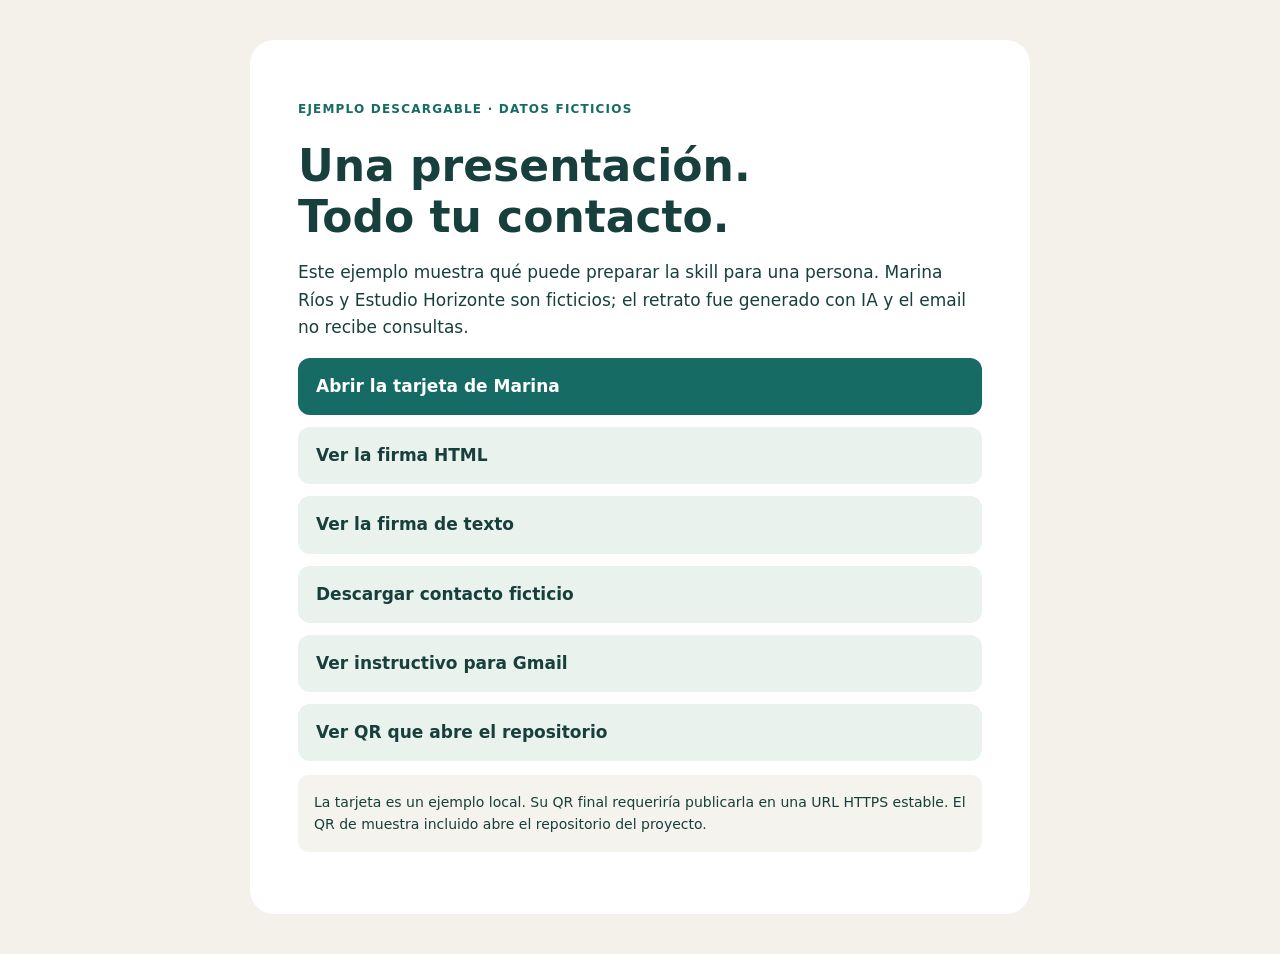
<file: examples/demo/index.html>
<!doctype html>
<html lang="es"><head><meta charset="utf-8"><meta name="viewport" content="width=device-width,initial-scale=1"><title>Explorar el kit · Ejemplo ficticio</title><link rel="stylesheet" href="style.css"></head>
<body><main class="wrap"><div class="card"><p class="eyebrow">Ejemplo descargable · datos ficticios</p><h1>Una presentación.<br>Todo tu contacto.</h1><p>Este ejemplo muestra qué puede preparar la skill para una persona. Marina Ríos y Estudio Horizonte son ficticios; el retrato fue generado con IA y el email no recibe consultas.</p><a class="button primary" href="tarjeta.html">Abrir la tarjeta de Marina</a><a class="button" href="firma-email.html">Ver la firma HTML</a><a class="button" href="firma-email.txt">Ver la firma de texto</a><a class="button" href="contacto.vcf" download>Descargar contacto ficticio</a><a class="button" href="Instalar-firma-Gmail.html">Ver instructivo para Gmail</a><a class="button" href="../../docs/images/qr-del-repositorio.png">Ver QR que abre el repositorio</a><p class="note">La tarjeta es un ejemplo local. Su QR final requeriría publicarla en una URL HTTPS estable. El QR de muestra incluido abre el repositorio del proyecto.</p></div></main></body></html>
</file>
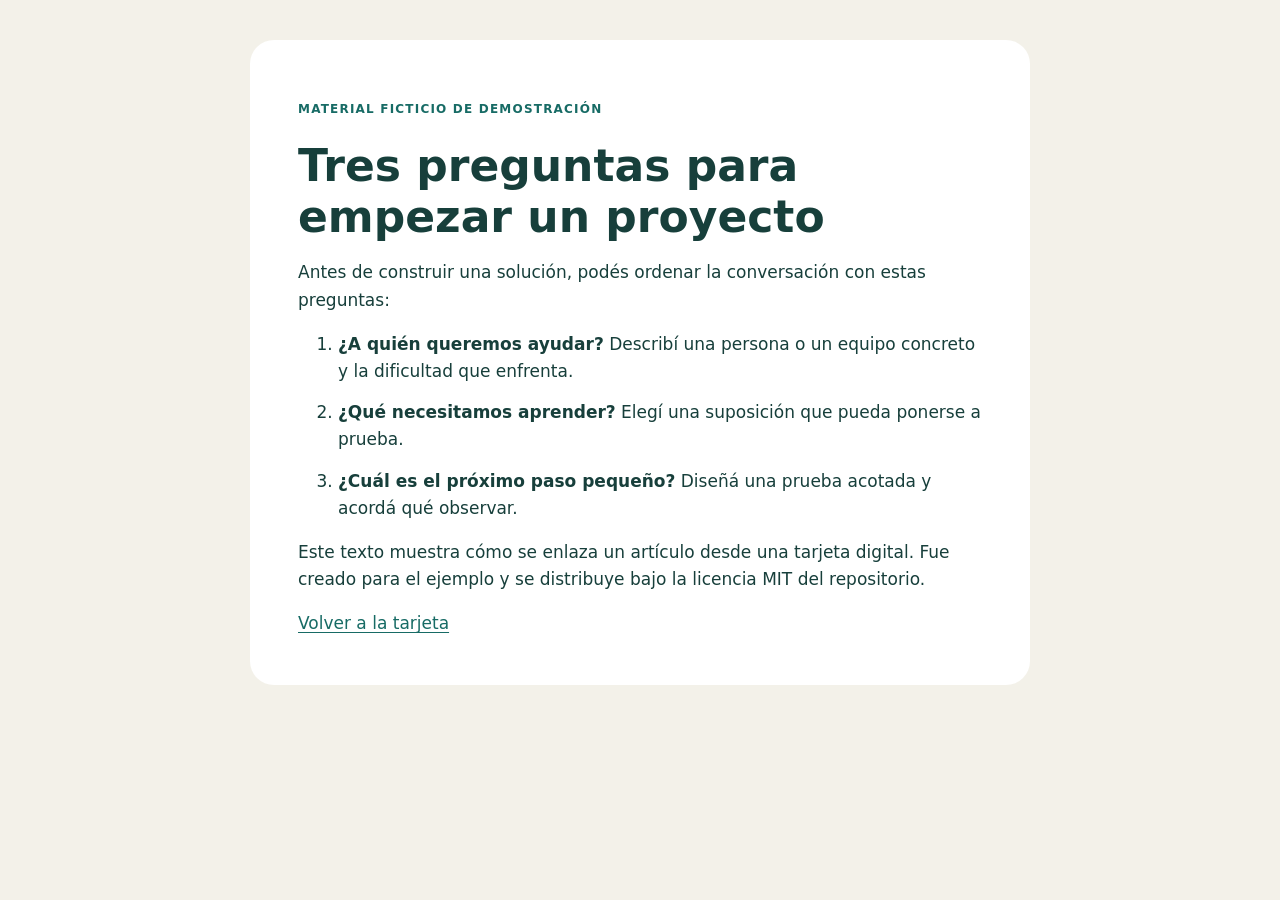
<file: examples/demo/articulo.html>
<!doctype html>
<html lang="es"><head><meta charset="utf-8"><meta name="viewport" content="width=device-width,initial-scale=1"><title>Tres preguntas para empezar · Artículo de muestra</title><link rel="stylesheet" href="style.css"></head>
<body><main class="wrap"><article class="card"><p class="eyebrow">Material ficticio de demostración</p><h1>Tres preguntas para empezar un proyecto</h1><p>Antes de construir una solución, podés ordenar la conversación con estas preguntas:</p><ol><li><strong>¿A quién queremos ayudar?</strong> Describí una persona o un equipo concreto y la dificultad que enfrenta.</li><li><strong>¿Qué necesitamos aprender?</strong> Elegí una suposición que pueda ponerse a prueba.</li><li><strong>¿Cuál es el próximo paso pequeño?</strong> Diseñá una prueba acotada y acordá qué observar.</li></ol><p>Este texto muestra cómo se enlaza un artículo desde una tarjeta digital. Fue creado para el ejemplo y se distribuye bajo la licencia MIT del repositorio.</p><a href="tarjeta.html">Volver a la tarjeta</a></article></main></body></html>
</file>
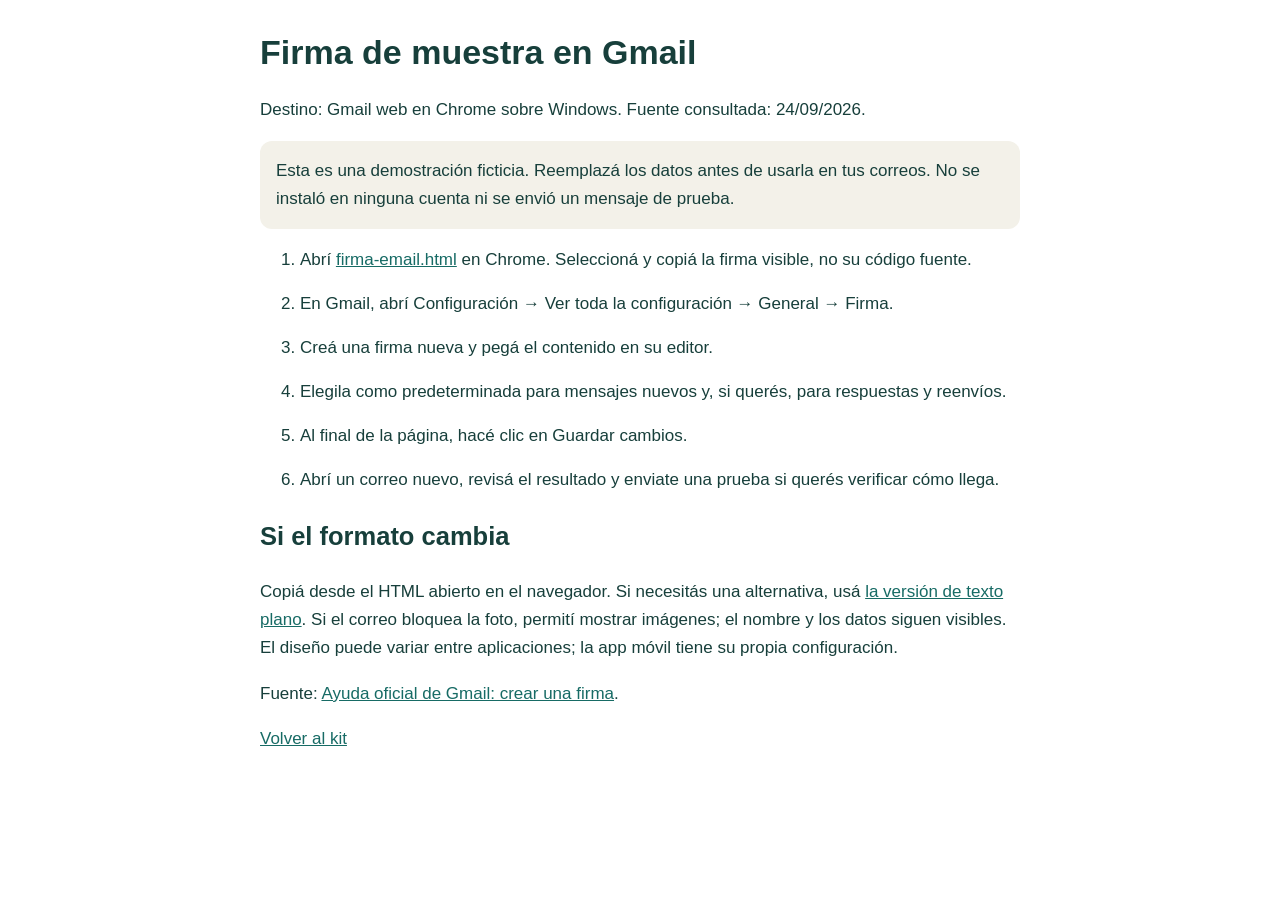
<file: examples/demo/Instalar-firma-Gmail.html>
<!doctype html>
<html lang="es"><head><meta charset="utf-8"><meta name="viewport" content="width=device-width,initial-scale=1"><title>Instalar la firma de muestra · Gmail</title><style>body{max-width:760px;margin:32px auto;padding:0 20px;color:#173f3b;font:17px/1.65 Arial,sans-serif}h1{line-height:1.2}a{color:#176b65}li{margin:16px 0}.note{padding:16px;background:#f3f1e9;border-radius:12px}</style></head>
<body><main><h1>Firma de muestra en Gmail</h1><p>Destino: Gmail web en Chrome sobre Windows. Fuente consultada: 24/09/2026.</p><p class="note">Esta es una demostración ficticia. Reemplazá los datos antes de usarla en tus correos. No se instaló en ninguna cuenta ni se envió un mensaje de prueba.</p><ol><li>Abrí <a href="firma-email.html">firma-email.html</a> en Chrome. Seleccioná y copiá la firma visible, no su código fuente.</li><li>En Gmail, abrí Configuración → Ver toda la configuración → General → Firma.</li><li>Creá una firma nueva y pegá el contenido en su editor.</li><li>Elegila como predeterminada para mensajes nuevos y, si querés, para respuestas y reenvíos.</li><li>Al final de la página, hacé clic en Guardar cambios.</li><li>Abrí un correo nuevo, revisá el resultado y enviate una prueba si querés verificar cómo llega.</li></ol><h2>Si el formato cambia</h2><p>Copiá desde el HTML abierto en el navegador. Si necesitás una alternativa, usá <a href="firma-email.txt">la versión de texto plano</a>. Si el correo bloquea la foto, permití mostrar imágenes; el nombre y los datos siguen visibles. El diseño puede variar entre aplicaciones; la app móvil tiene su propia configuración.</p><p>Fuente: <a href="https://support.google.com/mail/answer/8395?hl=es-419">Ayuda oficial de Gmail: crear una firma</a>.</p><p><a href="index.html">Volver al kit</a></p></main></body></html>
</file>
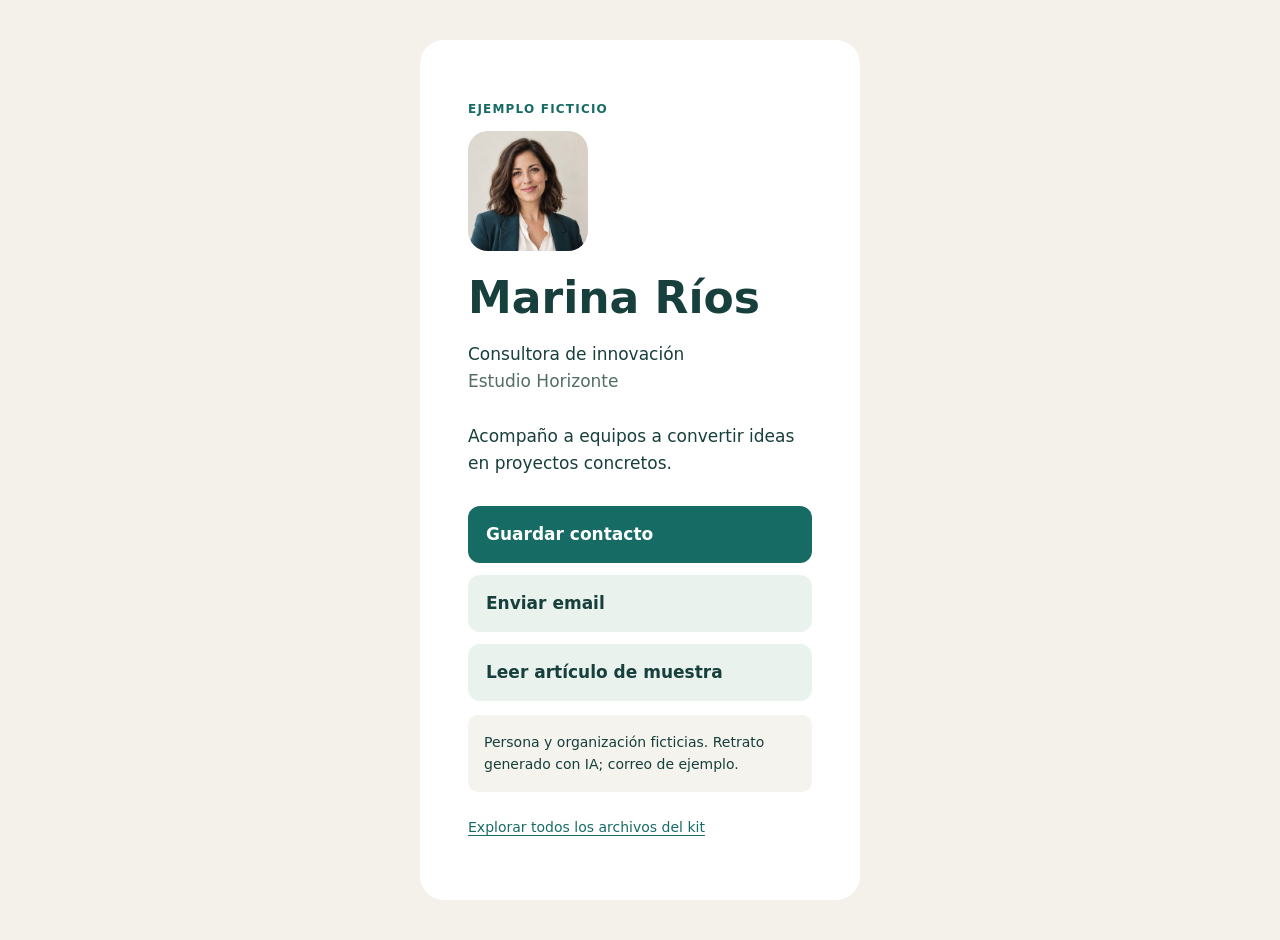
<file: examples/demo/tarjeta.html>
<!doctype html>
<html lang="es"><head><meta charset="utf-8"><meta name="viewport" content="width=device-width,initial-scale=1"><title>Marina Ríos · Tarjeta de ejemplo</title><meta name="description" content="Ejemplo ficticio de tarjeta digital para una consultora de innovación."><link rel="stylesheet" href="style.css"></head>
<body><main class="wrap mobile"><article class="card"><p class="eyebrow">Ejemplo ficticio</p><img class="portrait" src="marina-rios-ia.jpg" width="120" height="120" alt="Retrato generado con IA de Marina Ríos, persona ficticia"><h1>Marina Ríos</h1><p class="role">Consultora de innovación</p><p class="organization">Estudio Horizonte</p><p class="bio">Acompaño a equipos a convertir ideas en proyectos concretos.</p><a class="button primary" href="contacto.vcf" download>Guardar contacto</a><a class="button" href="mailto:marina@example.org">Enviar email</a><a class="button" href="articulo.html">Leer artículo de muestra</a><p class="note">Persona y organización ficticias. Retrato generado con IA; correo de ejemplo.</p><p class="footer"><a href="index.html">Explorar todos los archivos del kit</a></p></article></main></body></html>
</file>
<file: examples/demo/style.css>
:root { color-scheme: light; --ink:#173f3b; --green:#176b65; --muted:#526d64; --paper:#f3f1e9; }
* { box-sizing:border-box; }
body { margin:0; color:var(--ink); background:var(--paper); font:17px/1.6 system-ui,Arial,sans-serif; }
.wrap { max-width:820px; margin:40px auto; padding:0 20px; }
.card { padding:clamp(24px,6vw,48px); border-radius:24px; background:white; }
.mobile { max-width:480px; }
.mark { width:64px; height:64px; display:grid; place-items:center; border-radius:18px; background:var(--green); color:white; font-size:25px; font-weight:700; }
.eyebrow { color:var(--green); font-size:12px; font-weight:750; letter-spacing:.1em; text-transform:uppercase; }
h1 { font-size:clamp(30px,7vw,44px); line-height:1.15; margin:22px 0 12px; }
h2 { font-size:23px; margin-top:32px; }
.role { margin-bottom:0; }
.organization { margin-top:0; color:var(--muted); }
.bio { margin:28px 0; }
a { color:var(--green); text-underline-offset:3px; }
.button { display:block; background:#eaf2ed; color:var(--ink); border-radius:12px; padding:15px 18px; margin:12px 0; font-weight:700; text-decoration:none; min-height:52px; }
.button.primary { background:var(--green); color:white; }
a:focus-visible { outline:3px solid #a36605; outline-offset:4px; }
.note { padding:16px; background:#f4f3ed; border-radius:10px; font-size:14px; }
.footer { margin-top:24px; font-size:14px; }
li { margin:14px 0; }
code { overflow-wrap:anywhere; }
@media (max-width:500px) { .wrap { margin:20px auto; padding:0 12px; } }

.portrait { display:block; width:120px; height:120px; object-fit:cover; border-radius:20px; }
</file>
